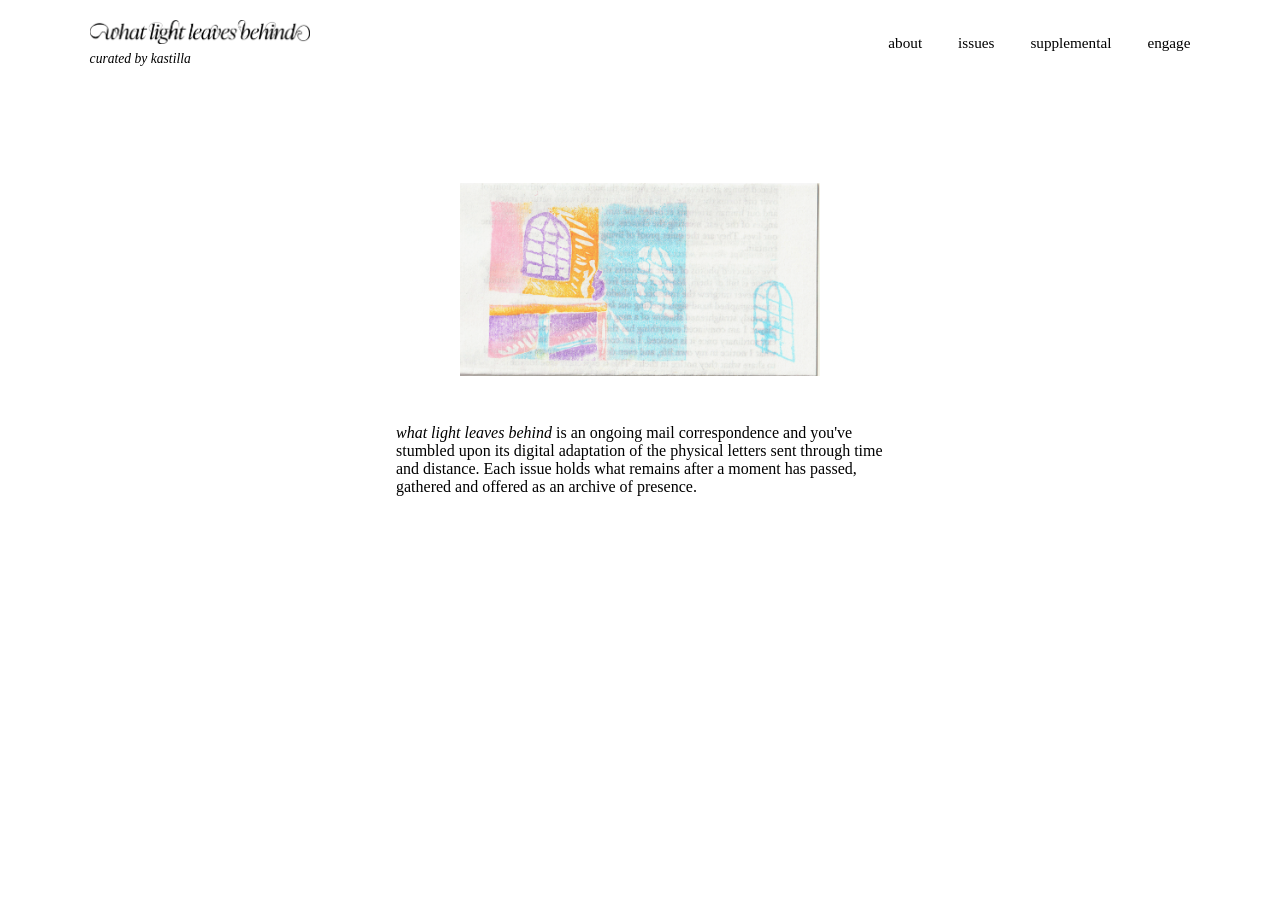
<file: what-light-leaves-behind/index.html>
<!DOCTYPE html>
<html lang="en">
<head>
  <meta charset="UTF-8">
  <meta name="viewport" content="width=device-width, initial-scale=1.0">
  <title>what light leaves behind</title>
  <link rel="stylesheet" href="../css/styles.css">
  <link rel="stylesheet" href="css/wllb.css">
</head>


<body>

  <nav class="wllb-nav">

    <div class="wllb-header">
      <a href="index.html">
        <img
          src="../images/wllb-title.png"
          alt="What Light Leaves Behind"
          class="wllb-title-image"
        />
      </a>
  
      <p class="subtitle">
        curated by <a href="../index.html" class="curator-name">kastilla</a>
      </p>
    </div>
  
    <button class="nav-toggle" aria-label="Toggle navigation">
      ☰
    </button>
  
    <div class="wllb-links">
      <a href="about.html">About</a>
      <a href="issues.html">Issues</a>
      <a href="supplemental.html">Supplemental</a>
      <a href="engage.html">Engage</a>
    </div>
  
  </nav>

  <main class="wllb-index">

    <div class="wllb-index-image">
      <img src="images/wllb-index-image.png" alt="">
    </div>
  
    <div class="wllb-index-text">
      <p>
        <i>what light leaves behind</i> is an ongoing mail correspondence
        and you've stumbled upon its digital adaptation of the physical letters sent through time
        and distance. Each issue holds what remains after a moment
        has passed, gathered and offered as an archive of presence.
      </p>
    </div>
  
  </main>

  <script src="js/wllb-nav.js"></script>
</body>
</html>
</file>
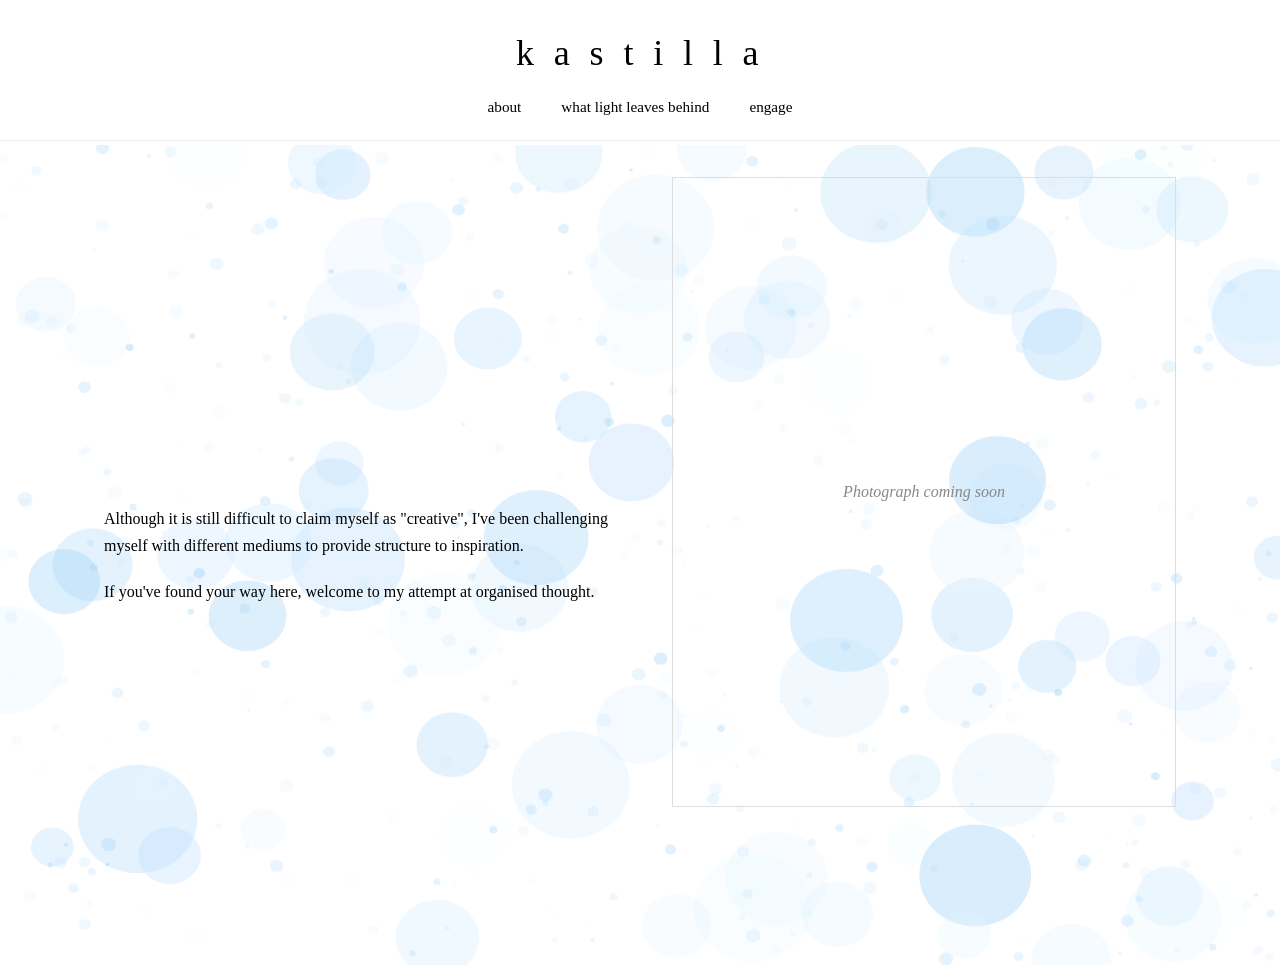
<file: about.html>
<!DOCTYPE html>
<html lang="en">

<head>

    <meta charset="UTF-8">
    <meta name="viewport" content="width=device-width, initial-scale=1.0">

    <title>About — kastilla</title>

    <link rel="stylesheet" href="css/styles.css">
    <link rel="stylesheet" href="css/about.css">

</head>

<body>

<nav class="main-nav">

    <div class="nav-top">

        <a href="index.html" class="nav-title">
            k a s t i l l a
        </a>

        <button class="hamburger" aria-label="Toggle navigation">

            <span></span>
            <span></span>
            <span></span>

        </button>

    </div>

    <div class="nav-links">

        <a href="about.html">about</a>

        <a href="what-light-leaves-behind/index.html">
            what light leaves behind
        </a>

        <a href="engage.html">engage</a>

    </div>

</nav>

<main class="about-page">

    <canvas id="particles"></canvas>

    <section class="about-grid">

        <div class="about-text">

        

            <p>

                Although it is still difficult to claim myself as "creative", I've been challenging myself with different mediums to provide structure to inspiration.

            </p>

            <br>

            <p>

                If you've found your way here, welcome to my attempt at organised thought.

            </p>

        </div>

        <div class="about-image">

            <!-- Replace later -->

            <div class="image-placeholder">

                Photograph coming soon

            </div>

        </div>

    </section>

</main>

<script src="js/navigation.js"></script>
<script src="js/particles.js"></script>

</body>

</html>
</file>
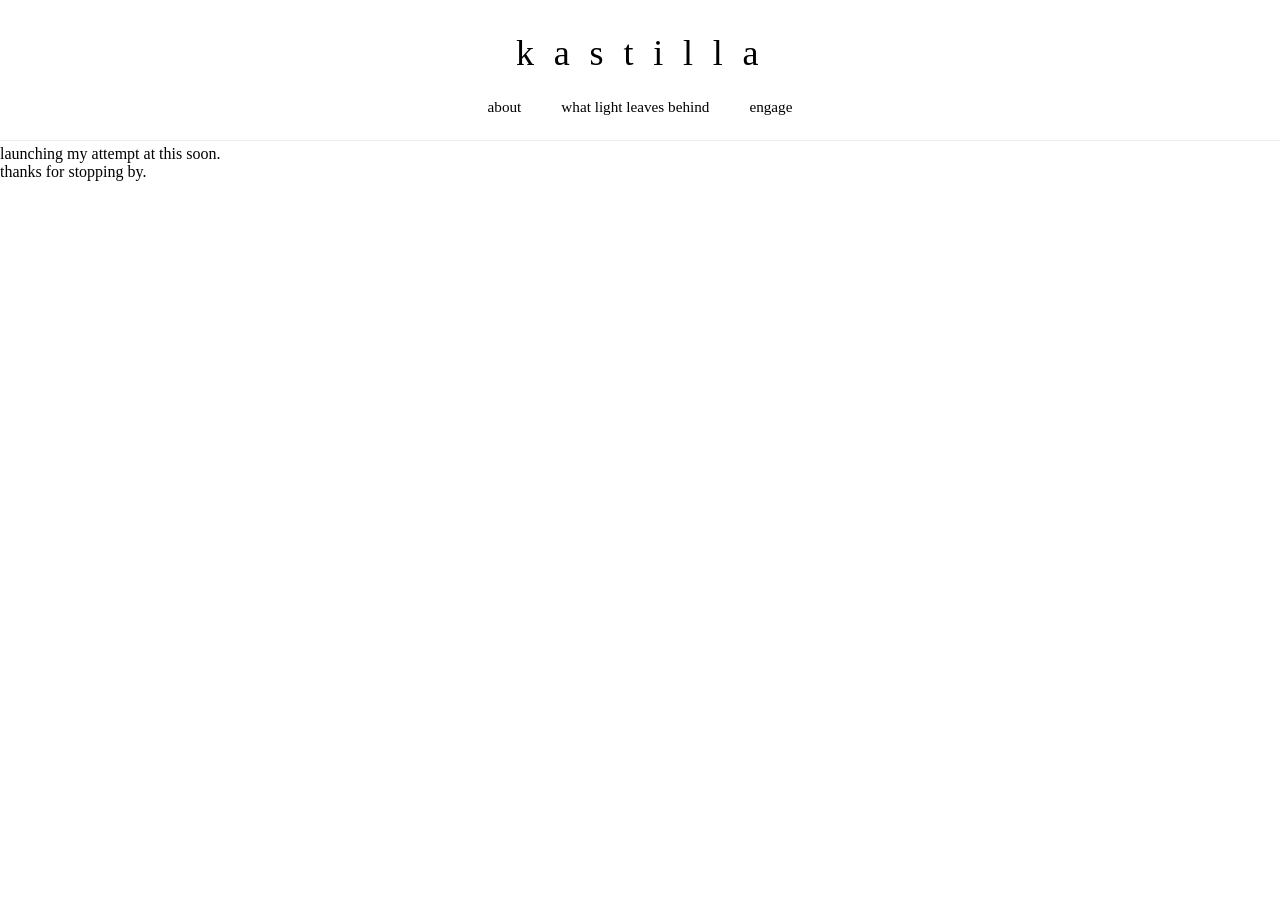
<file: coming-soon.html>
<!DOCTYPE html>
<html lang="en">

<head>

    <meta charset="UTF-8">
    <meta name="viewport" content="width=device-width, initial-scale=1.0">

    <title>k a s t i l l a</title>

    <link rel="stylesheet" href="css/styles.css">
    <link rel="stylesheet" href="css/homepage.css">

</head>

<body>

<nav class="main-nav">

    <div class="nav-top">

      <a href="index.html" class="nav-title">
        k a s t i l l a
      </a>

        <button class="hamburger" aria-label="Toggle navigation">

            <span></span>
            <span></span>
            <span></span>

        </button>

    </div>

    <div class="nav-links">

        <a href="about.html">about</a>

        <a href="what-light-leaves-behind/index.html">
            what light leaves behind
        </a>

        <a href="engage.html">engage</a>

    </div>

</nav>

<body class="coming-soon">

  <main class="coming-soon-content">
    
    <p>
      launching my attempt at this soon.
    </p>
    <p class="subtle">
      thanks for stopping by.
    </p>
  </main>

</body>
</html>
</file>
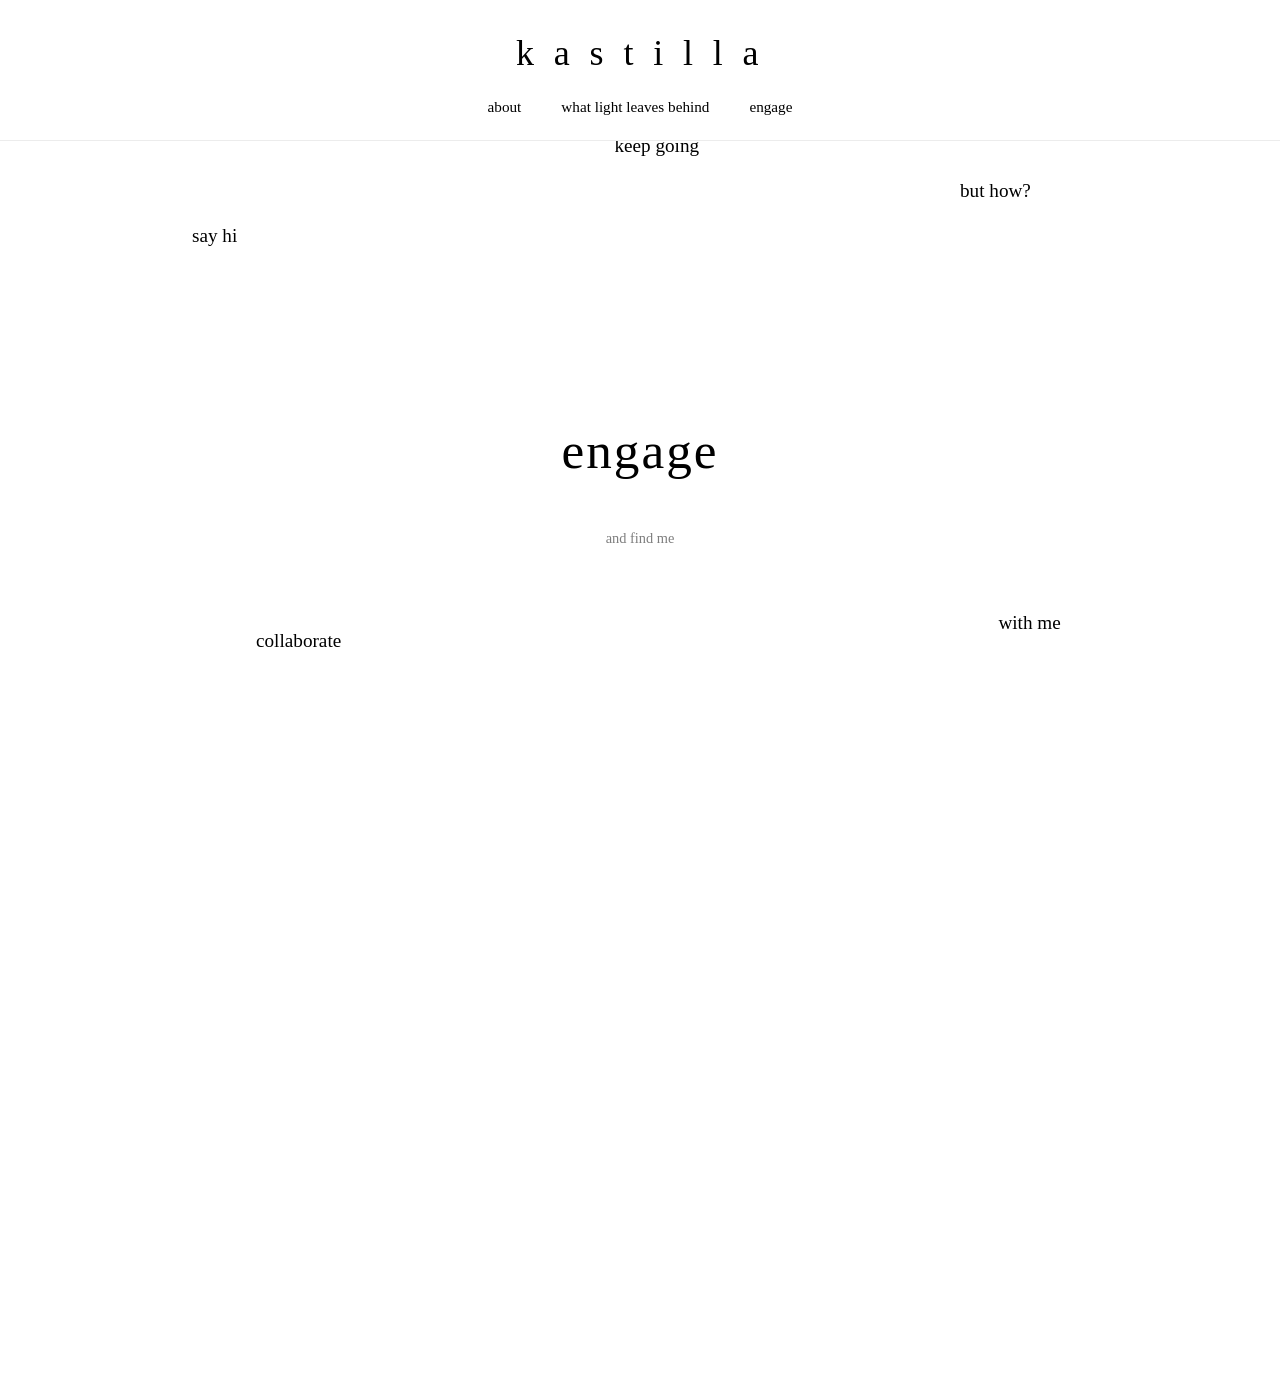
<file: engage.html>
<!DOCTYPE html>
<html lang="en">
<head>

    <meta charset="UTF-8">

    <meta
        name="viewport"
        content="width=device-width, initial-scale=1.0"
    >

    <title>Engage — Kastilla</title>

    <!-- Main site styles -->
    <link rel="stylesheet" href="css/styles.css">
    <link rel="stylesheet" href="css/homepage.css">

    <!-- Engage styles -->
    <link rel="stylesheet" href="css/engage.css">

</head>

<body>

    <!-- =========================
         NAVIGATION
    ========================== -->

    <nav class="main-nav">

        <div class="nav-top">

            <a href="index.html" class="nav-title">
                k a s t i l l a
            </a>

            <button
                class="hamburger"
                aria-label="Toggle navigation"
            >

                <span></span>
                <span></span>
                <span></span>

            </button>

        </div>


        <div class="nav-links">

            <a href="about.html">
                about
            </a>

            <a href="what-light-leaves-behind/index.html">
                what light leaves behind
            </a>

            <a href="engage.html">
                engage
            </a>

        </div>

    </nav>


    <!-- =========================
         ENGAGE
    ========================== -->

    <main>

        <section class="engage">

            <h1>engage</h1>

            <p class="instruction">
                and find me
            </p>


            <div class="word-field">

                <span class="floating-word word-1">
                    say hi
                </span>

                <span class="floating-word word-2">
                    but how?
                </span>

                <span class="floating-word word-3">
                    collaborate
                </span>

                <span class="floating-word word-4">
                    with me
                </span>

                <span class="floating-word word-5">
                    keep going
                </span>

            </div>


            <div class="caught-message">

                <p class="found-text">
                    okay, you found me
                </p>


                <div class="contact-info">

                    <p>
                        while I set up a more appropriate way
                        to be contacted, you either know me already or
                    </p>

                    <p>
                        i'm on private, but send me a message
                        <a
                            href="https://www.instagram.com/kastilla/"
                            target="_blank"
                            rel="noopener noreferrer"
                        >
                            @kastilla
                        </a>
                    </p>

                </div>

            </div>

        </section>


        <!-- =========================
             CONTACT SECTION
        ========================== -->

        <section class="contact-section">

            <div class="contact-content">

                <h2>engage</h2>

                <p class="found-text">
                    ...
                </p>

                <div class="contact-info">

                    <p>
                        feel free to contact me through any way
                        while I set up a more appropriate way
                        to be contacted
                    </p>

                    <p>
                        defaulting to this, on private, but send me a message
                        <a
                            href="https://www.instagram.com/kastilla/"
                            target="_blank"
                            rel="noopener noreferrer"
                        >
                            @kastilla
                        </a>
                    </p>

                </div>

            </div>

        </section>

    </main>


    <script src="js/engage.js"></script>
    <script src="js/navigation.js"></script>

</body>
</html>
</file>
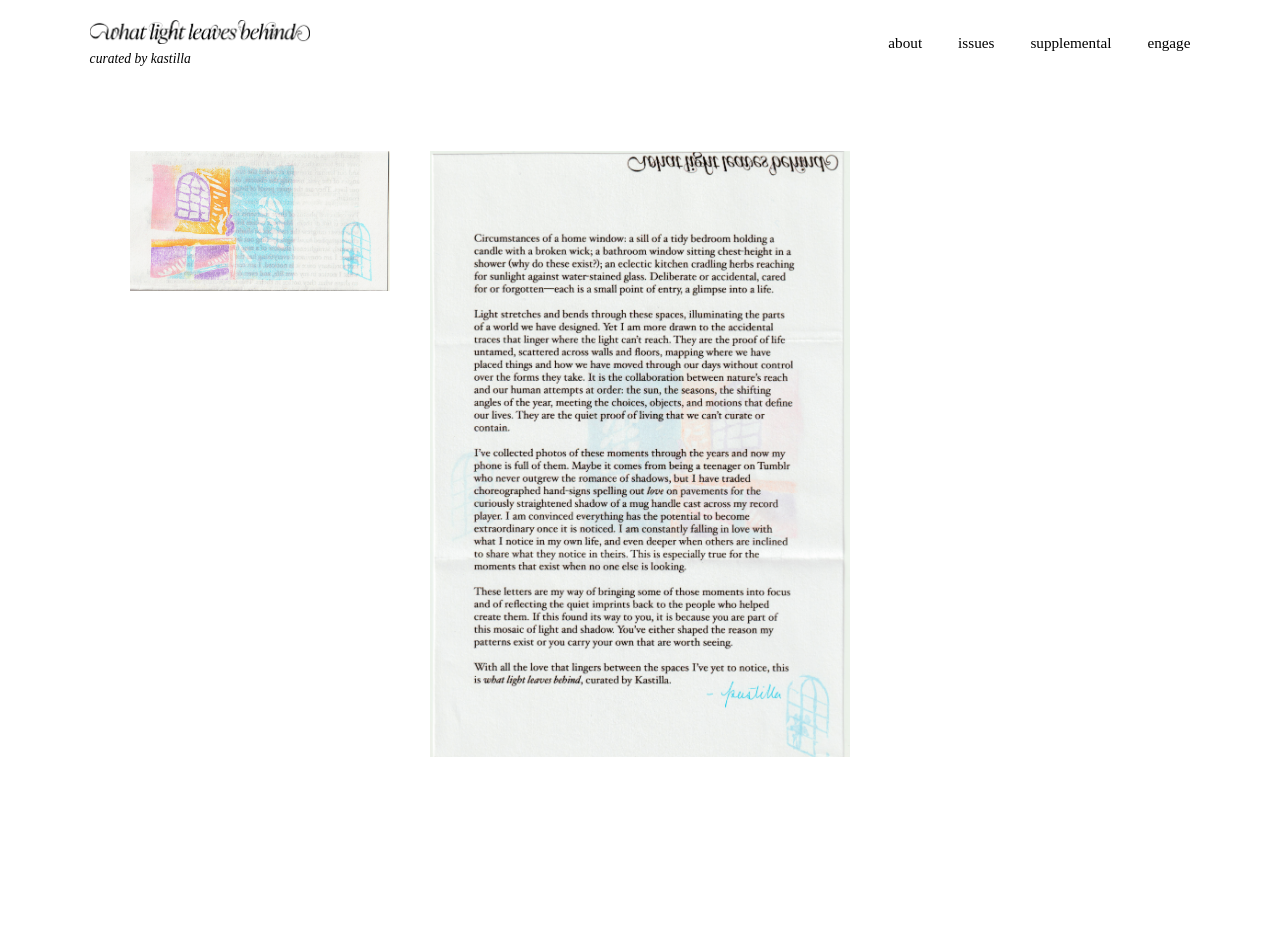
<file: what-light-leaves-behind/about.html>
<!DOCTYPE html>
<html lang="en">
<head>
  <meta charset="UTF-8">
  <meta name="viewport" content="width=device-width, initial-scale=1.0">
  <title>about - what light leaves behind</title>
  <link rel="stylesheet" href="../css/styles.css">
  <link rel="stylesheet" href="css/wllb.css">
</head>

<body>

  <nav class="wllb-nav">

    <div class="wllb-header">
      <a href="index.html">
        <img
          src="../images/wllb-title.png"
          alt="What Light Leaves Behind"
          class="wllb-title-image"
        />
      </a>
  
      <p class="subtitle">
        curated by <a href="../index.html" class="curator-name">kastilla</a>
      </p>
    </div>
  
    <button class="nav-toggle" aria-label="Toggle navigation">
      ☰
    </button>
  
    <div class="wllb-links">
      <a href="about.html">About</a>
      <a href="issues.html">Issues</a>
      <a href="supplemental.html">Supplemental</a>
      <a href="engage.html">Engage</a>
    </div>
  
  </nav>

<main class="issue-page">

  <div class="issue-layout">

    <!-- Left column -->
    <div class="issue-images left">
      <img src="images/wllb-index-image.png" class="align-top" alt="">
    </div>

    <!-- Center letter -->
    <div class="issue-letter">
      <img src="images/wllb-intro-letter.png" alt="Letter text">
    </div>

  </div>


</main>
<script src="js/wllb-nav.js"></script>
</body>
</html>
</file>
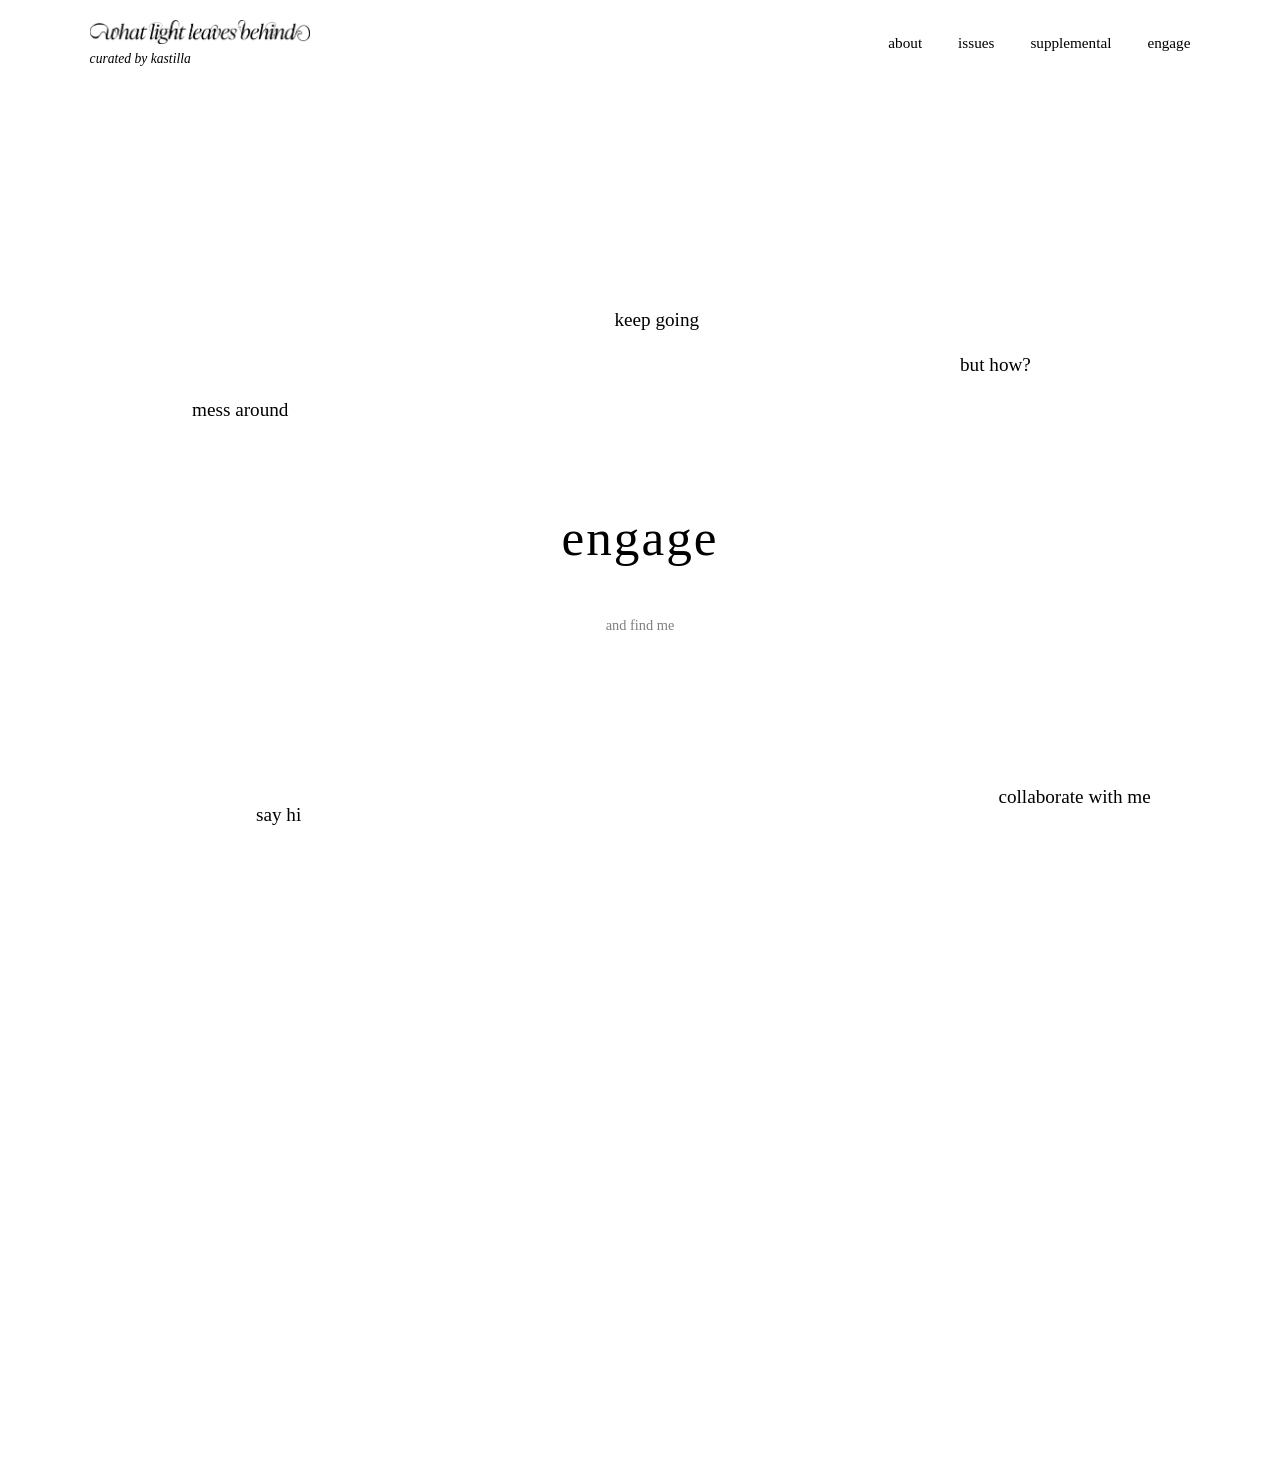
<file: what-light-leaves-behind/engage.html>
<!DOCTYPE html>
<html lang="en">
<head>
  <meta charset="UTF-8">
  <meta name="viewport" content="width=device-width, initial-scale=1.0">
  <title>engage - what light leaves behind</title>
  <link rel="stylesheet" href="../css/styles.css">
  <link rel="stylesheet" href="../css/engage.css">
  <link rel="stylesheet" href="css/wllb.css">
</head>
<body>

        <nav class="wllb-nav">
      
          <div class="wllb-header">
            <a href="index.html">
              <img
                src="../images/wllb-title.png"
                alt="What Light Leaves Behind"
                class="wllb-title-image"
              />
            </a>
        
            <p class="subtitle">
              curated by <a href="../index.html" class="curator-name">kastilla</a>
            </p>
          </div>
        
          <button class="nav-toggle" aria-label="Toggle navigation">
            ☰
          </button>
        
          <div class="wllb-links">
            <a href="about.html">About</a>
            <a href="issues.html">Issues</a>
            <a href="supplemental.html">Supplemental</a>
            <a href="engage.html">Engage</a>
          </div>
        
        </nav>

<!-- =========================
         ENGAGE
    ========================== -->

    <main>

            <section class="engage">
    
                <h1>engage</h1>
    
                <p class="instruction">
                    and find me
                </p>
    
    
                <div class="word-field">
    
                    <span class="floating-word word-1">
                        mess around
                    </span>
    
                    <span class="floating-word word-2">
                        but how?
                    </span>
    
                    <span class="floating-word word-3">
                        say hi
                    </span>
    
                    <span class="floating-word word-4">
                        collaborate with me
                    </span>
    
                    <span class="floating-word word-5">
                        keep going
                    </span>
    
                </div>
    
    
                <div class="caught-message">
    
                    <p class="found-text">
                        okay, you found me
                    </p>
    
    
                    <div class="contact-info">
    
                        <p>
                            while I set up a more appropriate way to be contacted, you either know me already and can
                             
                        </p>
    

    
                    </div>
    
                </div>
    
            </section>
    
    
            <!-- =========================
                 CONTACT SECTION
            ========================== -->
    
            <section class="contact-section">
    
                <div class="contact-content">
    
                    <h2>engage</h2>    
                    <div class="contact-info">
    
                        <p>
                            with me through any way you currently have established with me or
                        
                        </p>
    
                        <p>
                            send a message through 
                            <a
                                href="https://www.instagram.com/kastilla/"
                                target="_blank"
                                rel="noopener noreferrer"
                            >
                                @kastilla
                            </a>
                        </p> 

                         <p>
                            I'm currently a private account but will respond.
                        </p>
    
                    </div>
    
                </div>
    
            </section>
    
        </main>
    
    
        <script src="../js/engage.js"></script>
        <script src="../js/navigation.js"></script>
        <script src="js/wllb-nav.js"></script>
    
    </body>
    </html>
</file>
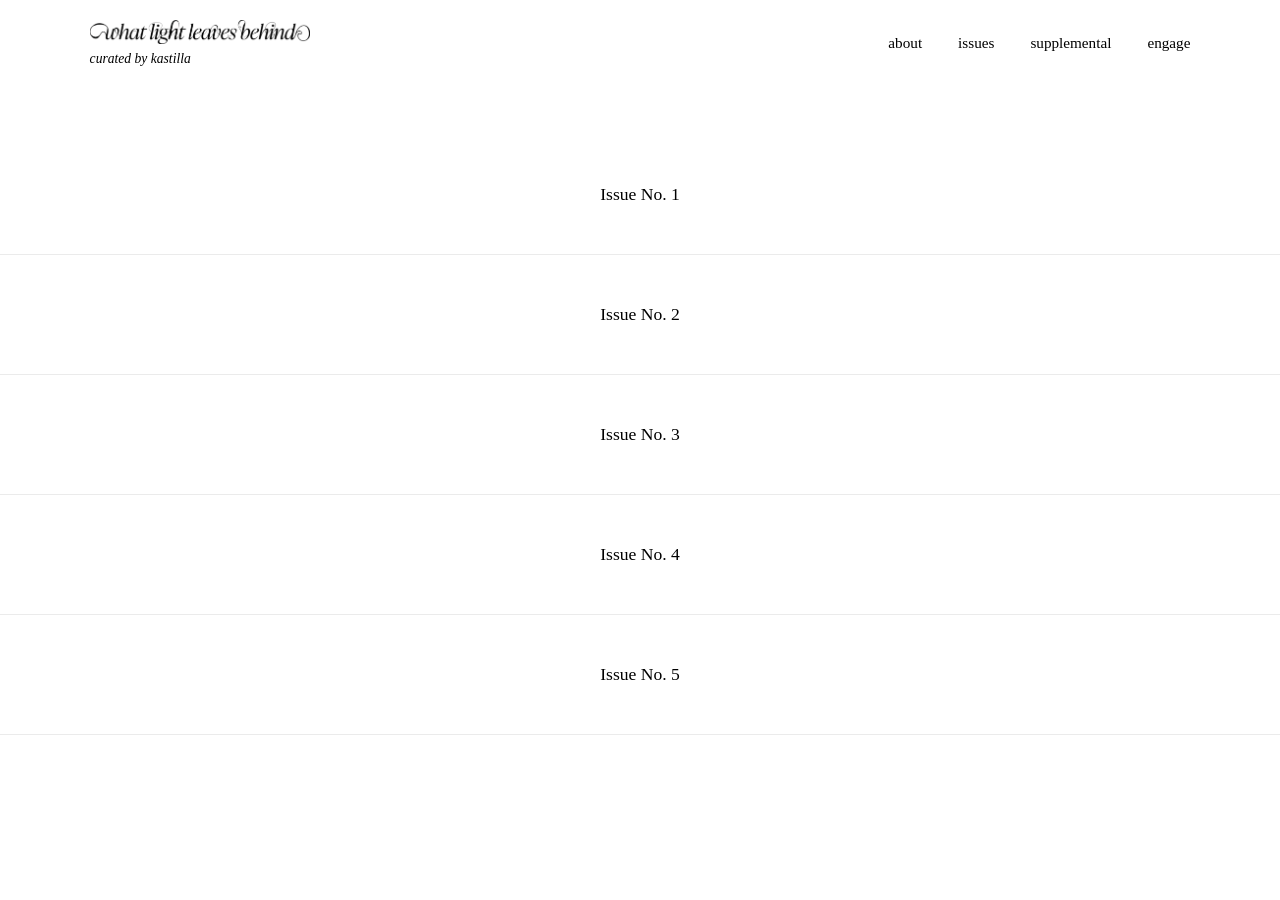
<file: what-light-leaves-behind/issues.html>
<!DOCTYPE html>
<html lang="en">
<head>
  <meta charset="UTF-8">
  <meta name="viewport" content="width=device-width, initial-scale=1.0">
  <title>Issues — What Light Leaves Behind</title>
  <link rel="stylesheet" href="../css/styles.css">
  <link rel="stylesheet" href="css/wllb.css">
</head>
<body>

  <nav class="wllb-nav">

    <div class="wllb-header">
      <a href="index.html">
        <img
          src="../images/wllb-title.png"
          alt="What Light Leaves Behind"
          class="wllb-title-image"
        />
      </a>
  
      <p class="subtitle">
        curated by <a href="../index.html" class="curator-name">kastilla</a>
      </p>
    </div>
  
    <button class="nav-toggle" aria-label="Toggle navigation">
      ☰
    </button>
  
    <div class="wllb-links">
      <a href="about.html">About</a>
      <a href="issues.html">Issues</a>
      <a href="supplemental.html">Supplemental</a>
      <a href="engage.html">Engage</a>
    </div>
  
  </nav>

  <main class="issues-index">
    <a href="issues/issue-1.html" class="issue-row" data-image="../images/issue-1-1.png">
      <span>Issue No. 1</span>

    </a>

    <a href="issues/issue-2.html" class="issue-row" data-image="../images/issue-2-1.png">
      <span>Issue No. 2</span>
    </a>

    <a href="issues/issue-3.html" class="issue-row" data-image="../images/issue-3-1.png">
      <span>Issue No. 3</span>
    </a>

    <a href="issues/issue-4.html" class="issue-row" data-image="../images/issue-4-1.png">
      <span>Issue No. 4</span>
    </a>

    <a href="issues/issue-5.html" class="issue-row" data-image="../images/issue-5-1.png">
      <span>Issue No. 5</span>
    </a>
  </main>
<script src="js/wllb-nav.js"></script>
</body>

<script>
  document.querySelectorAll('.issue-row').forEach(row => {
    const image = row.dataset.image;
    row.style.setProperty('--bg', `url(${image})`);
  });
</script>
</file>
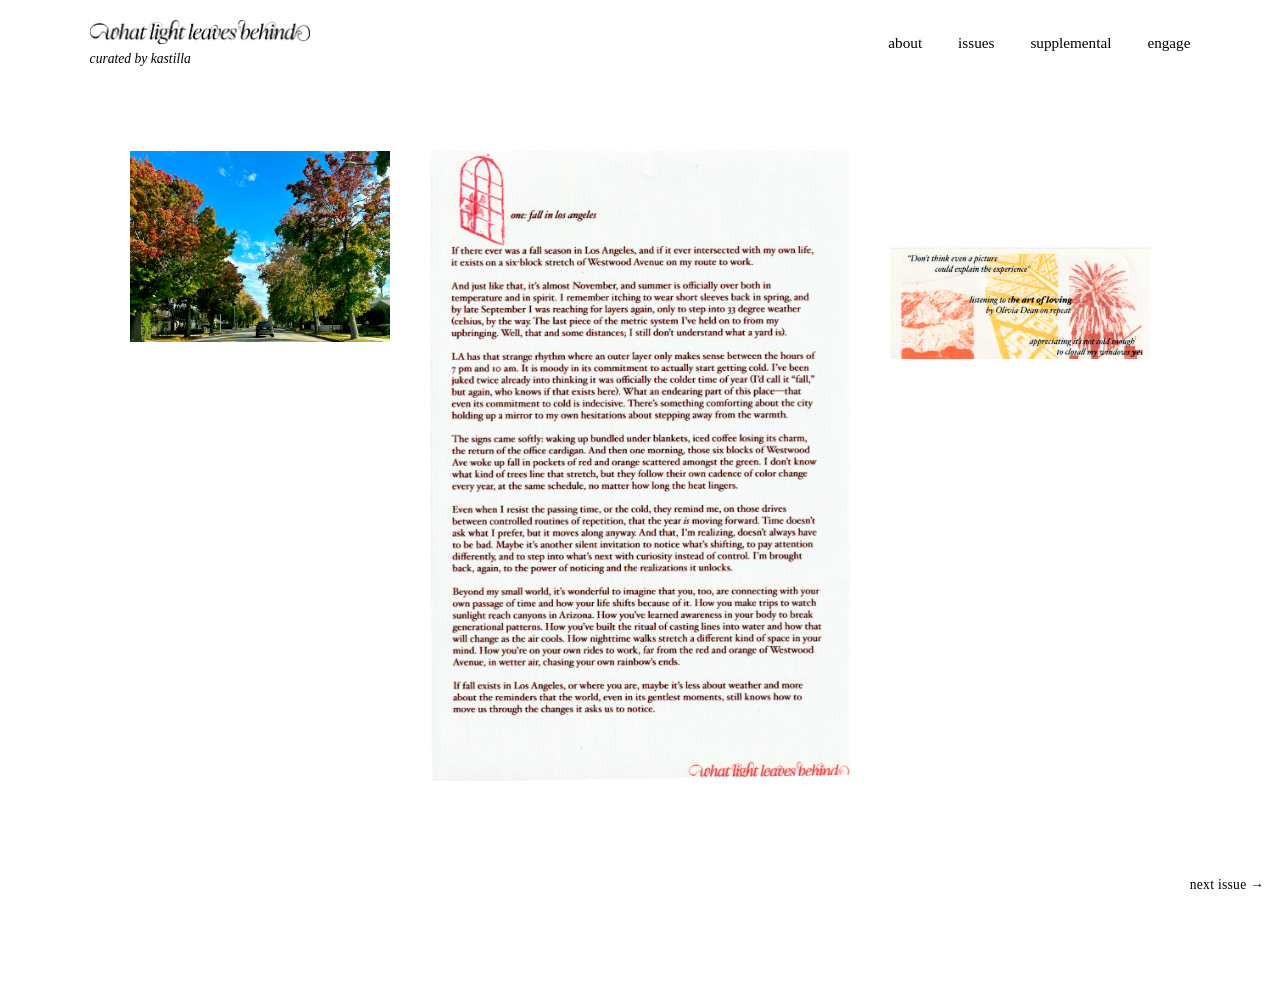
<file: what-light-leaves-behind/issues/issue-1.html>
<!DOCTYPE html>
<html lang="en">
<head>
  <meta charset="UTF-8">
  <meta name="viewport" content="width=device-width, initial-scale=1.0">
  <title>one: fall in los angeles — What Light Leaves Behind</title>
  <link rel="stylesheet" href="../../css/styles.css">
  <link rel="stylesheet" href="../css/wllb.css">
</head>

<body>

  <nav class="wllb-nav">

    <div class="wllb-header">
      <a href="../index.html">
        <img
          src="../../images/wllb-title.png"
          alt="What Light Leaves Behind"
          class="wllb-title-image"
        />
      </a>
  
      <p class="subtitle">
        curated by <a href="../../index.html" class="curator-name">kastilla</a>
      </p>
    </div>
  
    <button class="nav-toggle" aria-label="Toggle navigation">
      ☰
    </button>
  
    <div class="wllb-links">
      <a href="../about.html">About</a>
      <a href="../issues.html">Issues</a>
      <a href="../supplemental.html">Supplemental</a>
      <a href="../engage.html">Engage</a>
    </div>
  
  </nav>

<main class="issue-page">

  <div class="issue-layout">

    <!-- Left column -->
    <div class="issue-images left">
      <img src="../images/issue-1-1.png" class="align-top" alt="">
      
    </div>

    <!-- Center letter -->
    <div class="issue-letter">
      <img src="../images/issue-1-letter.png" alt="Letter text">
    </div>

    <!-- Right column -->
    <div class="issue-images right">
      <img src="../images/issue-1-2.png" class="align-bottom" alt="">
    </div>

  </div>

  <div class="issue-nav">
    <span></span>
    <a href="issue-2.html">next issue →</a>
  </div>

</main>
<script src="../js/wllb-nav.js"></script>
</body>
</html>
</file>
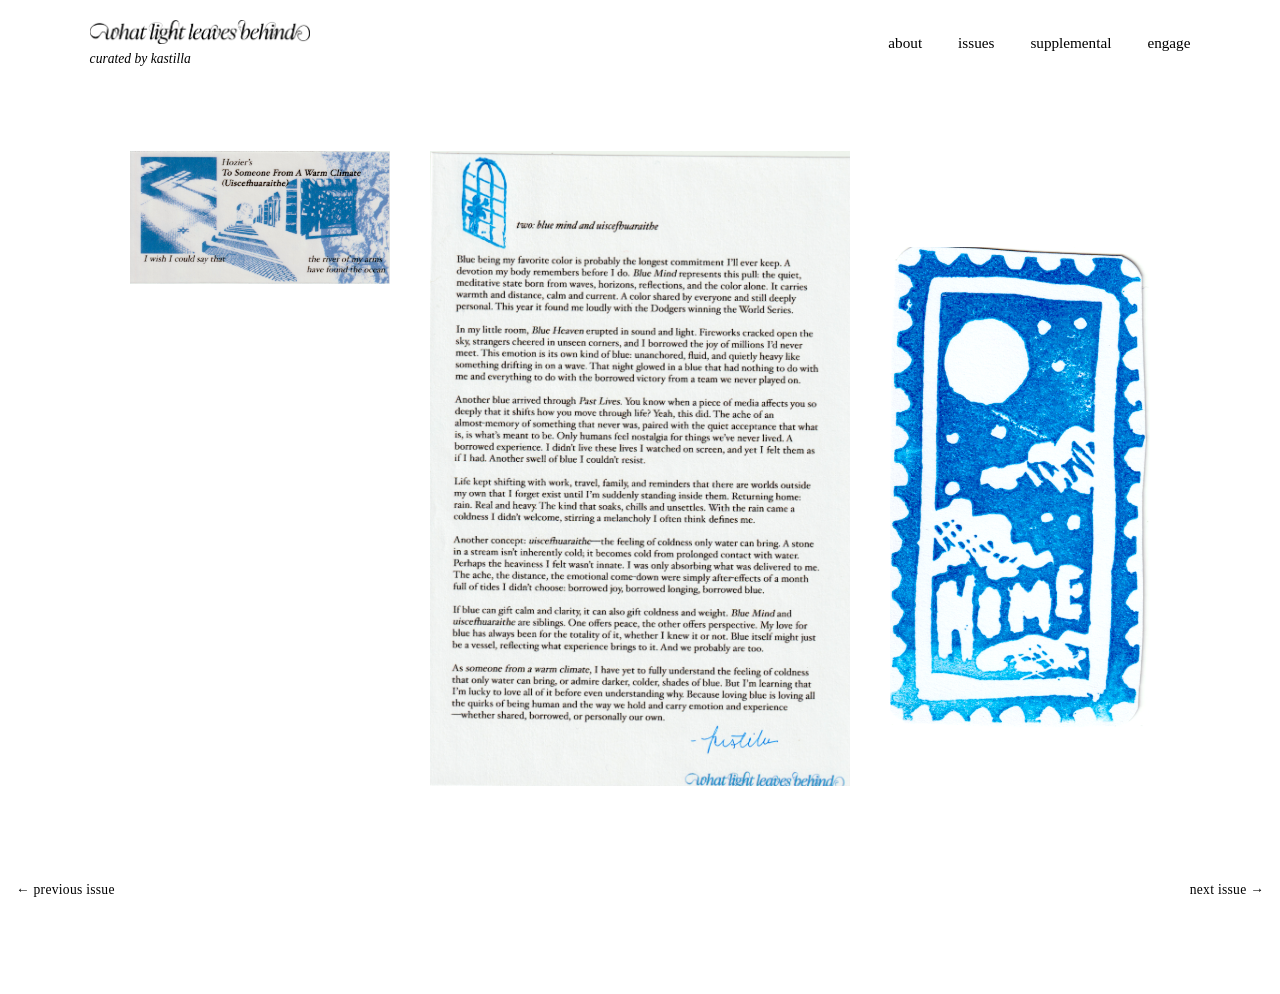
<file: what-light-leaves-behind/issues/issue-2.html>
<!DOCTYPE html>
<html lang="en">
<head>
  <meta charset="UTF-8">
  <meta name="viewport" content="width=device-width, initial-scale=1.0">
  <title>two: blue mind and uscieferaithe — What Light Leaves Behind</title>
  <link rel="stylesheet" href="../../css/styles.css">
  <link rel="stylesheet" href="../css/wllb.css">
</head>

<body>

    <nav class="wllb-nav">

        <div class="wllb-header">
          <a href="../index.html">
            <img
              src="../../images/wllb-title.png"
              alt="What Light Leaves Behind"
              class="wllb-title-image"
            />
          </a>
      
          <p class="subtitle">
            curated by <a href="../../index.html" class="curator-name">kastilla</a>
          </p>
        </div>
      
        <button class="nav-toggle" aria-label="Toggle navigation">
          ☰
        </button>
      
        <div class="wllb-links">
          <a href="../about.html">About</a>
          <a href="../issues.html">Issues</a>
          <a href="../supplemental.html">Supplemental</a>
          <a href="../engage.html">Engage</a>
        </div>
      
      </nav>

<main class="issue-page">

  <div class="issue-layout">

    <!-- Left column -->
    <div class="issue-images left">
      <img src="../images/issue-2-1.png" class="align-top" alt="">
     
    </div>

    <!-- Center letter -->
    <div class="issue-letter">
      <img src="../images/issue-2-letter.png" alt="Letter text">
    </div>

    <!-- Right column -->
    <div class="issue-images right">
      <img src="../images/issue-2-2.png" class="align-bottom" alt="">
    </div>

  </div>

  <div class="issue-nav">
    <a href="issue-1.html">← previous issue</a>
    <a href="issue-3.html">next issue →</a>
  </div>

</main>
<script src="../js/wllb-nav.js"></script>
</body>
</html>
</file>
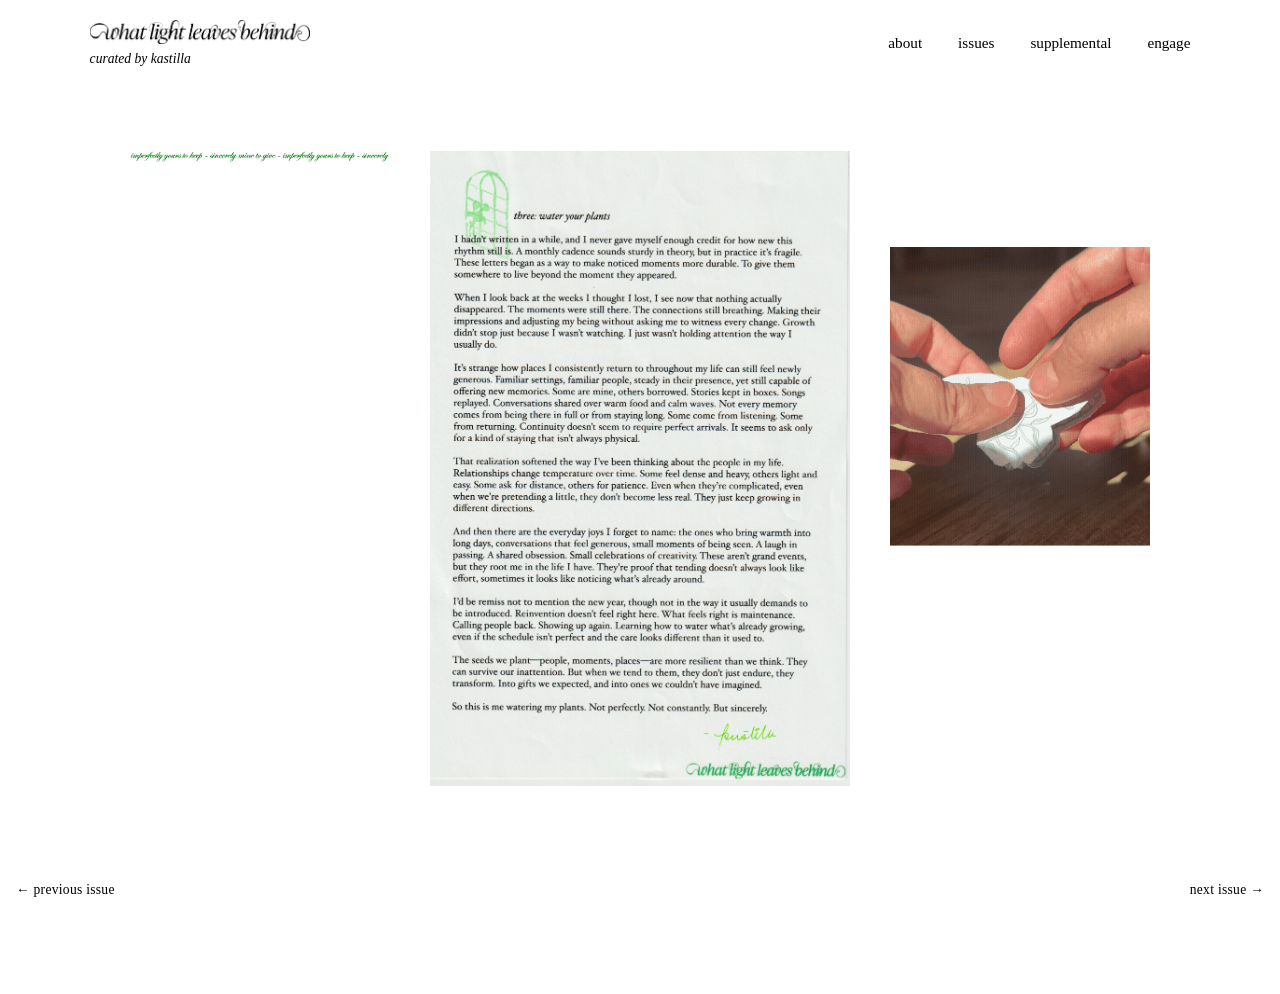
<file: what-light-leaves-behind/issues/issue-3.html>
<!DOCTYPE html>
<html lang="en">
<head>
  <meta charset="UTF-8">
  <meta name="viewport" content="width=device-width, initial-scale=1.0">
  <title>three: water your plants — What Light Leaves Behind</title>
  <link rel="stylesheet" href="../../css/styles.css">
  <link rel="stylesheet" href="../css/wllb.css">
</head>

<body>

    <nav class="wllb-nav">

        <div class="wllb-header">
          <a href="../index.html">
            <img
              src="../../images/wllb-title.png"
              alt="What Light Leaves Behind"
              class="wllb-title-image"
            />
          </a>
      
          <p class="subtitle">
            curated by <a href="../../index.html" class="curator-name">kastilla</a>
          </p>
        </div>
      
        <button class="nav-toggle" aria-label="Toggle navigation">
          ☰
        </button>
      
        <div class="wllb-links">
          <a href="../about.html">About</a>
          <a href="../issues.html">Issues</a>
          <a href="../supplemental.html">Supplemental</a>
          <a href="../engage.html">Engage</a>
        </div>
      
      </nav>

<main class="issue-page">

  <div class="issue-layout">

    <!-- Left column -->
    <div class="issue-images left">
      <img src="../images/issue-3-1.png" class="align-top" alt="">
  
    </div>

    <!-- Center letter -->
    <div class="issue-letter">
      <img src="../images/issue-3-letter.png" alt="Letter text">
    </div>

    <!-- Right column -->
    <div class="issue-images right">
      <img src="../images/issue-3-2.GIF" class="align-bottom" alt="">
    </div>

  </div>

  <div class="issue-nav">
    <a href="issue-2.html">← previous issue</a>
    <a href="issue-4.html">next issue →</a>
  </div>

</main>
<script src="../js/wllb-nav.js"></script>
</body>
</html>
</file>
<file: css/styles.css>
/* ==========================
   Reset
========================== */

*{
  margin:0;
  padding:0;
  box-sizing:border-box;
}

body{

  font-family:"Hoefler Text","Times New Roman",serif;
  color:#000;
  background:#fff;

  padding-top:145px;

}


/* ==========================
 Navigation
========================== */

.main-nav{

  background:#fff;

  border-bottom:1px solid #ececec;

  padding:2rem 2rem 1.5rem;

  position:fixed;

  top:0;

  left:0;

  width:100%;

  z-index:1000;

}


.nav-top{

  display:flex;

  justify-content:center;

  align-items:center;

  position:relative;

}


.nav-title{

  font-size:2.25rem;

  letter-spacing:.15em;

  text-decoration:none;

  color:black;

  display:inline-block;

}


.nav-links{

  display:flex;

  justify-content:center;

  gap:2.5rem;

  margin-top:1.5rem;

}


.nav-links a{

  color:black;

  text-decoration:none;

  font-size:.95rem;

  transition:.3s;

}


.nav-links a:hover{

  opacity:.55;

}


/* ==========================
 Hamburger
========================== */

.hamburger{

  position:absolute;

  right:0;

  width:40px;

  height:40px;

  border:none;

  background:none;

  cursor:pointer;

  display:none;

}


.hamburger span{

  display:block;

  width:24px;

  height:1.5px;

  margin:6px auto;

  background:black;

  transition:.3s;

}


.hamburger.active span:nth-child(1){

  transform:
      translateY(7.5px)
      rotate(45deg);

}


.hamburger.active span:nth-child(2){

  opacity:0;

}


.hamburger.active span:nth-child(3){

  transform:
      translateY(-7.5px)
      rotate(-45deg);

}


/* ==========================
 Mobile Navigation
========================== */

@media (max-width:768px){

  .hamburger{

      display:block;

  }


  .nav-links{

      flex-direction:column;

      gap:1.25rem;

      overflow:hidden;

      max-height:0;

      opacity:0;

      margin-top:0;

      transition:
          max-height .35s ease,
          opacity .35s ease,
          margin-top .35s ease;

  }


  .nav-links.open{

      max-height:300px;

      opacity:1;

      margin-top:2rem;

  }

}


/* ==========================
 About Page
========================== */

.about-page{

  position:relative;

  height:calc(100vh - 145px);

  overflow:hidden;

}


.about-grid{

  position:relative;

  z-index:2;

  display:grid;

  grid-template-columns:1fr 1fr;

  gap:5rem;

  max-width:1200px;

  height:100%;

  margin:auto;

  padding:2rem 4rem;

  align-items:center;

}


.about-text{

  max-width:520px;

}


.about-text h1{

  font-size:2rem;

  margin-bottom:1.5rem;

}


.about-text p{

  line-height:1.8;

}


.about-image{

  display:flex;

  justify-content:center;

}


.about-image img{

  width:100%;

  max-height:75vh;

  object-fit:contain;

  display:block;

}


/* ==========================
 Particle Background
========================== */

.about-page #particles{

  position:absolute;

  inset:0;

  width:100%;

  height:100%;

  z-index:0;

}


/* ==========================
 Mobile About
========================== */

@media (max-width:768px){

  .about-page{

      height:auto;

      min-height:calc(100vh - 145px);

      overflow:visible;

  }


  .about-grid{

      grid-template-columns:1fr;

      padding:3rem 2rem;

      gap:3rem;

  }


  .about-image img{

      max-height:none;

  }

}
</file>
<file: what-light-leaves-behind/css/wllb.css>
/* =========================
   WLLB NAVIGATION
========================= */

html,
body {
  margin: 0;
  padding: 0;
}

.wllb-nav {
  position: sticky;
  top: 0;
  z-index: 1000;

  width: 100%;
  box-sizing: border-box;

  background: rgba(255, 255, 255, 0.96);
  backdrop-filter: blur(12px);

  display: flex;
  justify-content: space-between;
  align-items: center;

  padding: 20px 7%;
}

.wllb-header {
  display: flex;
  flex-direction: column;
  max-width: 260px;
}

.wllb-title-image {
  width: 100%;
  max-width: 220px;
  height: auto;
  display: block;
}

.subtitle {
  font-size: 0.85rem;
  font-style: italic;
  margin-top: 0.4rem;
}

.subtitle a {
  text-decoration: none;
  color: black;
}

.subtitle a:hover {
  text-decoration: underline;
}

.wllb-links {
  display: flex;
  gap: 36px;
}

.wllb-links a {
  text-decoration: none;
  font-size: 0.95rem;
  color: black;
  text-transform: lowercase;
}

.wllb-links a:hover {
  text-decoration: underline;
}


/* =========================
   HAMBURGER
========================= */

.nav-toggle {
  display: none;
  background: none;
  border: none;
  font-size: 30px;
  line-height: 1;
  cursor: pointer;
}


/* =========================
   MOBILE NAVIGATION
========================= */

@media (max-width: 768px) {

  .wllb-nav {
    flex-wrap: wrap;
    align-items: center;
    padding: 18px 24px;
  }

  .wllb-header {
    flex: 1;
  }

  .nav-toggle {
    display: block;
  }

  .wllb-links {
    width: 100%;
    display: none;
    flex-direction: column;
    gap: 18px;
    margin-top: 18px;
  }

  .wllb-links.active {
    display: flex;
  }

  .wllb-title-image {
    max-width: 230px;
  }
}
/* =========================
   WLLB INDEX INTRO
========================= */

.wllb-intro {
  max-width: 520px;
  margin: 6rem auto;
  padding: 0 1rem;
  text-align: center;
  font-size: 1.05rem;
  line-height: 1.6;
}

/* =========================
   ISSUE INDEX (hover list)
========================= */

.issues-index {
  margin-top: 3rem;
}

.issue-row {
  position: relative;
  height: 120px;
  display: flex;
  align-items: center;
  justify-content: center;
  border-bottom: 1px solid rgba(0,0,0,0.08);
  text-decoration: none;
  color: black;
  overflow: hidden;
}

.issue-row span {
  position: relative;
  z-index: 2;
  font-size: 1.1rem;
}

.issue-row::before {
  content: "";
  position: absolute;
  inset: 0;
  background-image: var(--bg);
  background-size: cover;
  background-position: center;
  opacity: 0;
  transition: opacity 0.35s ease;
  filter: grayscale(100%) brightness(1.15);
}

.issue-row:hover::before {
  opacity: 1;
}

/* =========================
   ISSUE PAGE
========================= */

.issue-page {
  padding: 4rem 1rem 6rem;
}

.issue-layout {
  display: grid;
  grid-template-columns: 1fr minmax(320px, 420px) 1fr;
  gap: 2.5rem;
  max-width: 1200px;
  margin: 0 auto 6rem;
  align-items: start;
}

/* Letter */
.issue-letter img {
  width: 100%;
  height: auto;
  display: block;
}

/* Image columns */
.issue-images {
  display: flex;
  flex-direction: column;
  gap: 2rem;
}

.issue-images.left {
  align-items: flex-end;
}

.issue-images.right {
  align-items: flex-start;
}

.issue-images img {
  max-width: 260px;
  width: 100%;
  height: auto;
  display: block;
}

/* Vertical positioning */
.align-top {
  margin-top: 0;
}

.align-lower {
  margin-top: 3rem;
}

.align-bottom {
  margin-top: 6rem;
}

/* =========================
   ISSUE NAV
========================= */

.issue-nav {
  display: flex;
  justify-content: space-between;
  font-size: 0.9rem;
}

.issue-nav {
  margin-top: 6rem;
  display: flex;
  justify-content: space-between;
  font-size: 0.85rem;
  letter-spacing: 0.02em;
}

.issue-nav a {
  text-decoration: none;
  color: black;
}

.issue-nav a:hover {
  text-decoration: underline;
}
/* =========================
   ISSUE VIDEO
========================= */

.issue-video {
  width: 260px;
  max-width: 100%;
  height: auto;
  display: block;
  margin: 0;
}

/* =========================
   MOBILE
========================= */

/* =========================
   MOBILE ISSUE PAGE
========================= */

@media (max-width: 768px) {

  /* Navigation */
  .wllb-nav {
    flex-wrap: wrap;
    align-items: center;
    justify-content: space-between;
  }

  /* Stack the entire issue */
  .issue-layout {
    display: flex;
    flex-direction: column;
    width: 100%;
    max-width: 100%;
    gap: 3rem;
    margin: 0;
  }

  /* Left images */
  .issue-images.left {
    width: 100%;
    align-items: center;
  }

  /* Center letter */
  .issue-letter {
    width: 100%;
  }

  /* Right images */
  .issue-images.right {
    width: 100%;
    align-items: center;
  }

  /* All images */
  .issue-images img,
  .issue-letter img {
    width: 100%;
    max-width: 100%;
    height: auto;
    display: block;
  }

  /* Video */
  .issue-video {
    width: 100%;
    max-width: 100%;
    height: auto;
  }

  /* Remove desktop spacing */
  .align-top,
  .align-lower,
  .align-bottom {
    margin-top: 0;
  }

  /* Previous / next */
  .issue-nav {
    width: 100%;
    margin-top: 3rem;
    padding: 0 1rem;
    box-sizing: border-box;
  }

}

/* =========================
   WLLB INDEX IMAGE
========================= */

.wllb-index {
  width: 100%;
  max-width: 520px;
  margin: 6rem auto;
  padding: 0 1rem;
  box-sizing: border-box;
}

.wllb-index-image {
  width: 100%;
  box-sizing: border-box;
}

.wllb-index-image img {
  display: block;
  width: 100%;
  max-width: 360px;
  height: auto;
  margin: 0 auto 3rem;
}
</file>
<file: css/about.css>
.about-page{

    position:relative;

    overflow:hidden;

    height:calc(100vh - 80px);

}


.about-grid{

    position:relative;

    z-index:2;

    display:grid;

    grid-template-columns:1fr 1fr;

    align-items:center;

    gap:4rem;

    max-width:1200px;

    height:100%;

    margin:auto;

    padding:2rem 4rem;

}


.about-text{

    max-width:520px;

}


.about-text h1{

    font-size:2rem;

    margin-bottom:1.5rem;

    font-weight:normal;

}


.about-text p{

    font-size:1rem;

    line-height:1.7;

}


.about-image{

    display:flex;

    justify-content:center;

    height:100%;

}


.image-placeholder{

    max-height:70vh;

    width:100%;

    aspect-ratio:4/5;

    border:1px solid #ddd;

    display:flex;

    align-items:center;

    justify-content:center;

    color:#888;

    font-style:italic;

}

@media (max-width:900px){

    .about-page{
        height:auto;
        min-height:calc(100vh - 80px);
        overflow:visible;
    }


    .about-grid{

        grid-template-columns:1fr;

        padding:3rem 2rem;

        gap:3rem;

    }


    .image-placeholder{

        max-height:none;

    }

}
</file>
<file: css/homepage.css>
html,
body{

    height:100%;

}

.hero{

    position:relative;

    width:100%;

    height:calc(100vh - 145px);

    overflow:hidden;

}

#hero-video{

    width:100%;

    height:100%;

    object-fit:cover;

    display:block;

}

.hero-content{

    position:absolute;

    inset:0;

    display:flex;

    justify-content:center;

    align-items:flex-end;

    padding-bottom:12vh;

    pointer-events:none;

}

.hero-content h2{

    color:white;

    font-family:"Hoefler Text","Times New Roman",serif;

    font-weight:normal;

    font-size:2rem;

    letter-spacing:.08em;

    text-align:center;

    text-shadow:0 2px 12px rgba(0,0,0,.35);

    padding:0 2rem;

}

@media (max-width:768px){

    .hero{

        height:calc(100vh - 130px);

    }

    .hero-content h2{

        font-size:1.5rem;

    }

}
</file>
<file: css/engage.css>
/* =========================
   ENGAGE
========================= */

* {
    box-sizing: border-box;
}

html,
body {
    margin: 0;
    padding: 0;

    width: 100%;
    height: 100%;
}

body {
    font-family: "Hoefler Text", "Times New Roman", serif;

    margin: 0;

    background: white;

    overflow-x: hidden;

    overflow-y: auto;
}


/* =========================
   MAIN CONTAINER
========================= */

.engage {
    position: relative;

    width: 100%;

    height: 100vh;
    min-height: 100vh;

    overflow: hidden;

    touch-action: none;

    background: white;
}


/* =========================
   TITLE
========================= */

.engage h1 {
    position: absolute;

    top: 50%;
    left: 50%;

    transform: translate(-50%, -50%);

    margin: 0;

    font-size: clamp(2rem, 4vw, 4rem);

    font-weight: normal;

    letter-spacing: 0.04em;

    z-index: 5;

    pointer-events: none;
}


/* =========================
   INSTRUCTION
========================= */

.instruction {
    position: absolute;

    top: calc(50% + 80px);
    left: 50%;

    transform: translateX(-50%);

    margin: 0;

    font-size: 0.9rem;

    opacity: 0.5;

    z-index: 5;

    pointer-events: none;
}


/* =========================
   WORD FIELD
========================= */

.word-field {
    position: absolute;

    inset: 0;

    z-index: 4;

    pointer-events: none;
}


/* =========================
   FLOATING WORDS
========================= */

.floating-word {
    position: absolute;

    font-size: clamp(1rem, 1.5vw, 1.5rem);

    font-weight: normal;

    white-space: nowrap;

    user-select: none;

    pointer-events: none;

    /*
     * JavaScript controls the movement.
     */

    transition: none;
}


/* =========================
   STARTING POSITIONS
========================= */

.word-1 {
    left: 15%;
    top: 25%;
}

.word-2 {
    left: 75%;
    top: 20%;
}

.word-3 {
    left: 20%;
    top: 70%;
}

.word-4 {
    left: 78%;
    top: 68%;
}

.word-5 {
    left: 48%;
    top: 15%;
}

/* =========================
   CAUGHT MESSAGE
========================= */

.caught-message {
    position: absolute;

    left: 50%;
    bottom: 12%;

    transform: translateX(-50%);

    width: min(600px, 80vw);

    text-align: center;

    opacity: 0;

    z-index: 10;

    pointer-events: none;

    transition:
        opacity 1.2s ease;
}


.caught-message.visible {
    opacity: 1;

    pointer-events: auto;
}


/* =========================
   FOUND TEXT
========================= */

.found-text {
    margin: 0;

    font-size: 1.2rem;

    font-weight: normal;
}


/* =========================
   CONTACT INFORMATION
========================= */

.contact-info {
    margin-top: 35px;

    opacity: 0;

    transform: translateY(15px);

    transition:
        opacity 1.2s ease 1s,
        transform 1.2s ease 1s;
}


.caught-message.visible .contact-info {
    opacity: 1;

    transform: translateY(0);
}


.contact-info p {
    margin: 0 0 18px 0;

    font-size: 1.05rem;

    line-height: 1.5;
}


/* =========================
   INSTAGRAM LINK
========================= */

.contact-info a {
    color: inherit;

    text-decoration: underline;

    text-decoration-thickness: 1px;

    text-underline-offset: 4px;
}


/* =========================
   MOBILE
========================= */

@media (max-width: 700px) {

    .caught-message {
        width: 82vw;

        bottom: 10%;
    }


    .found-text {
        font-size: 1.1rem;
    }


    .contact-info {
        margin-top: 28px;
    }


    .contact-info p {
        font-size: 1rem;

        line-height: 1.45;
    }

}


/* =========================
   PAGE TRANSITION
========================= */

.contact-section {
    position: relative;

    min-height: 100vh;

    padding: 140px 10vw 120px;

    display: flex;

    justify-content: center;

    align-items: flex-start;

    background: white;
}


/* =========================
   CONTACT CONTENT
========================= */

.contact-content {
    width: min(650px, 85vw);

    text-align: center;

    opacity: 0;

    transform: translateY(30px);

    transition:
        opacity 1.2s ease,
        transform 1.2s ease;
}


.contact-section.revealed .contact-content {
    opacity: 1;

    transform: translateY(0);
}


.contact-content h2 {
    margin: 0 0 25px;

    font-size: clamp(2rem, 5vw, 4rem);

    font-weight: normal;

    letter-spacing: 0.04em;
}


.contact-content .found-text {
    margin: 0;

    font-size: 1.2rem;
}


.contact-content .contact-info {
    margin-top: 35px;

    opacity: 1;

    transform: none;
}


.contact-content .contact-info p {
    margin: 0 0 18px;

    font-size: 1.05rem;

    line-height: 1.5;
}


.contact-content a {
    color: inherit;

    text-decoration: underline;

    text-decoration-thickness: 1px;

    text-underline-offset: 4px;
}


//* =========================
   REVEALED ENGAGE STATE
========================= */

.engage.revealed {
    min-height: 100vh;
}


/*
 * Once the visitor has found you,
 * the giant title becomes smaller.
 */

/* =========================
   REVEALED ENGAGE
========================= */


.engage.revealed h1 {

    top: 45px;

    left: 6vw;

    transform: none;

    font-size: 1.25rem;

    letter-spacing: 0.08em;

    transition:
        top 1.2s ease,
        left 1.2s ease,
        transform 1.2s ease,
        font-size 1.2s ease;
}

/*
 * "find me" disappears.
 */

.engage.revealed .instruction {
    opacity: 0;

    transition:
        opacity 0.6s ease;
}


/*
 * The words stay alive.
 *
 * They don't disappear.
 */

.engage.revealed .word-field {
    opacity: 1;
}


/*
 * The temporary "okay, you found me"
 * appears in the first screen.
 */

.engage.revealed .caught-message {
    opacity: 1;

    pointer-events: none;
}


/* =========================
   CONTACT SECTION
========================= */

.contact-section {

    position: relative;

    width: 100%;

    min-height: 55vh;

    padding:
        70px 10vw
        100px;

    display: flex;

    justify-content: center;

    align-items: flex-start;

    background: white;

    box-sizing: border-box;
}


.contact-content {

    width: min(650px, 85vw);

    margin-top: 0;

    text-align: center;

    opacity: 0;

    transform: translateY(30px);

    transition:
        opacity 1.2s ease,
        transform 1.2s ease;
}


.contact-section.revealed .contact-content {
    opacity: 1;

    transform: translateY(0);
}


/* =========================
   CONTACT TEXT
========================= */

.contact-content h2 {
    margin: 0 0 25px;

    font-size:
        clamp(2rem, 5vw, 4rem);

    font-weight: normal;

    letter-spacing: 0.04em;
}


.contact-content .found-text {
    margin: 0;

    font-size: 1.2rem;
}


.contact-content .contact-info {

    margin-top: 0;

    opacity: 1;

    transform: none;
}


.contact-content .contact-info p {

    margin:
        0 0 18px;

    font-size: 1.05rem;

    line-height: 1.5;
}


.contact-content a {
    color: inherit;

    text-decoration: underline;

    text-decoration-thickness: 1px;

    text-underline-offset: 4px;
}


/* =========================
   MOBILE
========================= */

@media (max-width: 700px) {

    .engage.revealed h1 {
        top: 50px;

        left: 8vw;

        font-size: 1.5rem;
    }


    .contact-section {
        min-height: 100svh;

        padding:
            100px
            9vw
            80px;
    }


    .contact-content {
        width: 82vw;
    }


    .contact-content h2 {
        font-size: 2.3rem;
    }


    .contact-content .found-text {
        font-size: 1.1rem;
    }


    .contact-content .contact-info p {
        font-size: 1rem;

        line-height: 1.5;
    }


}
</file>
